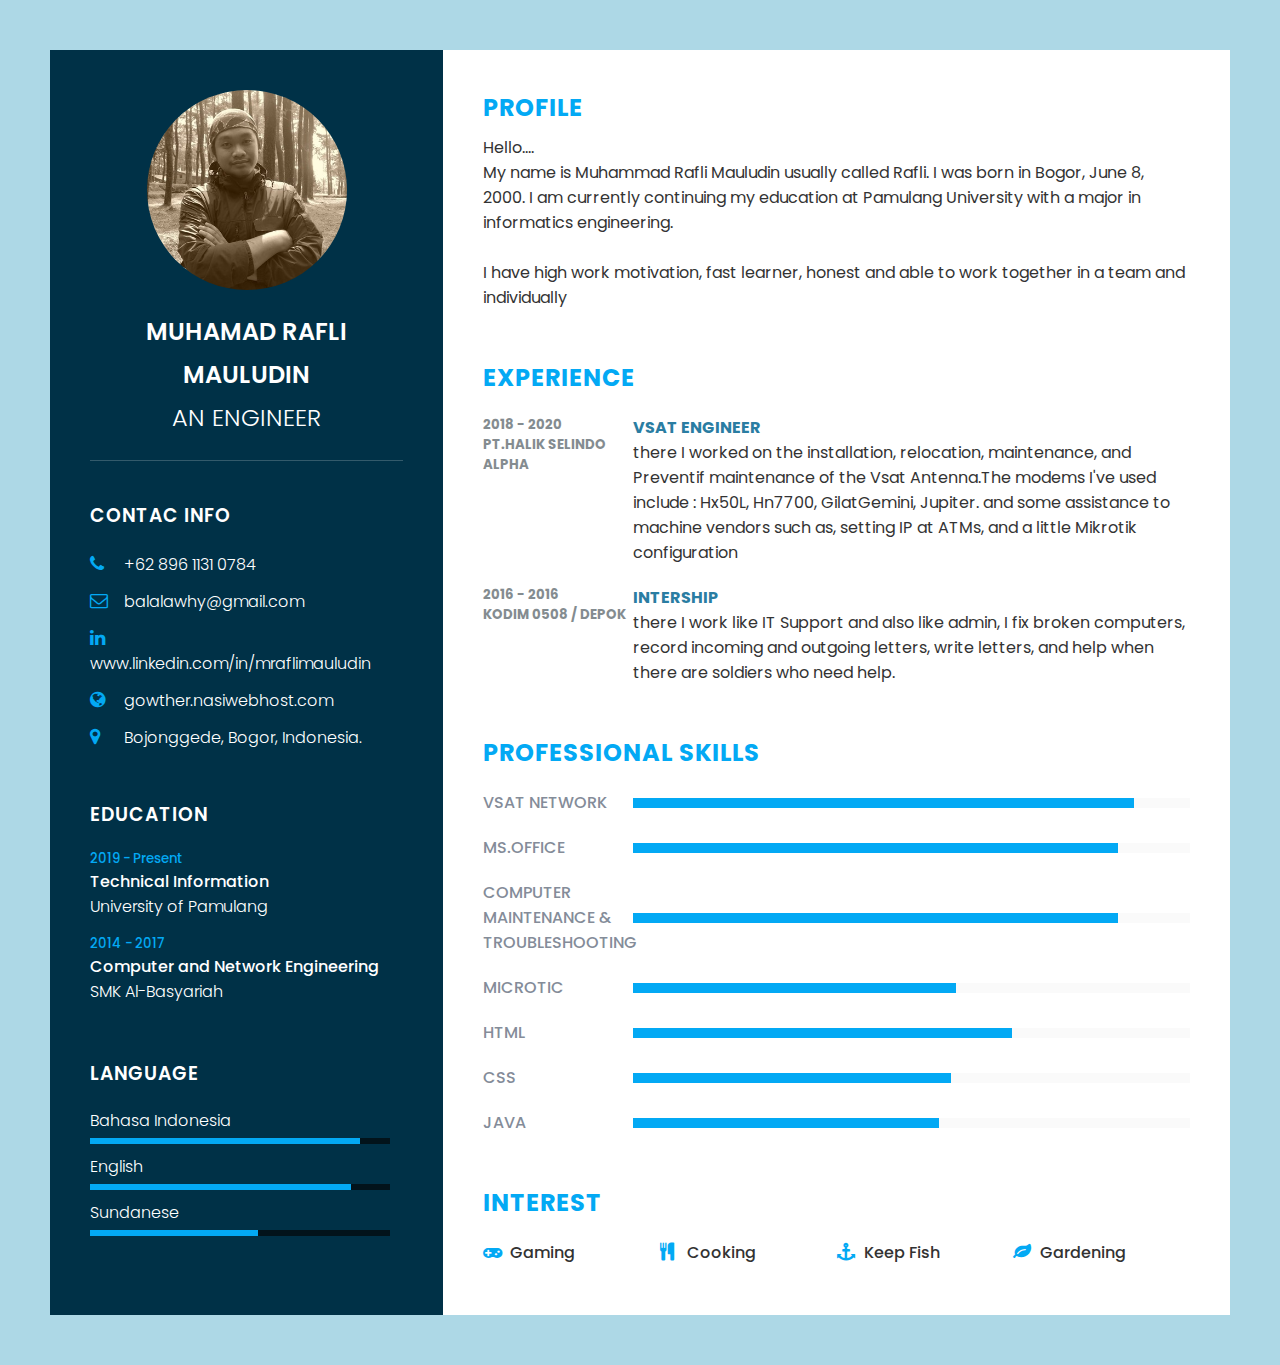
<file: CV/index.html>
<!DOCTYPE html>
<html>
    <head>
        <meta name="Viewport" content="width=device-width", initial-scaled="1.0">
        <title>HI I'am Muhamad Rafli Mauludin</title>
        <link rel="stylesheet" href="https://cdnjs.cloudflare.com/ajax/libs/font-awesome/4.7.0/css/font-awesome.css" integrity="sha512-5A8nwdMOWrSz20fDsjczgUidUBR8liPYU+WymTZP1lmY9G6Oc7HlZv156XqnsgNUzTyMefFTcsFH/tnJE/+xBg==" crossorigin="anonymous" referrerpolicy="no-referrer" />
        <link rel="stylesheet" href="style.css">
    </head>
    <body>
        <div class="container">
            <div class="left-side">
                <div class="profiletext">
                    <div class="img">
                        <img src="m_img.jpg">
                    </div>
                    <h2>Muhamad Rafli Mauludin<br><span>an engineer</span></h2>
                </div>
                <div class="contacinfo">
                    <h3 class="title">Contac Info</h3>
                    <ul>
                        <li>
                            <span class="icon"><i class="fa fa-phone" aria-hidden="true"></i></span>
                            <span class="text">+62 896 1131 0784</span>
                        </li>
                        <li>
                            <span class="icon"><i class="fa fa-envelope-o" aria-hidden="true"></i></span>
                            <span class="text"> balalawhy@gmail.com</span>
                        </li>
                        <li>
                            <span class="icon"><i class="fa fa-linkedin" aria-hidden="true"></i></span>
                            <span class="text">www.linkedin.com/in/mraflimauludin</span>
                        </li>
                        <li>
                            <span class="icon"><i class="fa fa-globe" aria-hidden="true"></i></span>
                            <span class="text">gowther.nasiwebhost.com</span>
                        </li>
                        <li>
                            <span class="icon"><i class="fa fa-map-marker" aria-hidden="true"></i></span>
                            <span class="text">Bojonggede, Bogor, Indonesia. </span>
                        </li>
                    </ul>
                </div>
                <div class="contacinfo education">
                    <h3 class="title">Education</h3>
                    <ul>
                        <li>
                            <h5>2019 - Present</h5>
                            <h4>Technical Information</h4>
                            <h4>University of Pamulang</h4>
                        </li>
                        <li>
                            <h5>2014 - 2017</h5>
                            <h4>Computer and Network Engineering</h4>
                            <h4>SMK Al-Basyariah</h4>
                        </li>
                    </ul>
                </div>         
                
                <div class="contacinfo language">
                    <h3 class="title">Language</h3>
                    <ul>
                        <li>
                           <span class="text">Bahasa Indonesia</span>
                           <span class="percent">
                               <div style="width: 90%;"></div>
                        </span>
                           
                        </li>
                    <ul>
                        <li>
                            <span class="text">English</span>
                           <span class="percent">
                            <div style="width: 87%;"></div>
                        </span>
                        </li>
                    </ul>         
                    <ul>
                        <li>
                            <span class="text">Sundanese</span>
                           <span class="percent">
                            <div style="width: 56%;"></div>
                        </span>
                        </li>
                    </ul>                    
                </div>
            </div>  

        <div class="right-side">
            <div class="about">
                <h2 class="title2">Profile</h2>  
                <p> Hello....<br> My name is Muhammad Rafli Mauludin usually called Rafli. I was born in 
                    Bogor, June 8, 2000. I am currently continuing my education at Pamulang University with a major 
                    in informatics engineering.<br><br> I have high work motivation, fast learner, 
                    honest and able to work together in a team and individually
                </p>
            </div> 
            <div class="about">
                <h2 class="title2">Experience</h2>  

                <div class="box">
                    <div class="year_company">
                        <h5>2018 - 2020</h5>
                        <h5>PT.Halik Selindo Alpha</h5>
                    </div>
                    <div class="text">
                            <h4>Vsat Engineer</h4>                    
                            <p>there I worked on the installation, relocation, maintenance, and Preventif maintenance 
                                of the Vsat Antenna.The modems I've used include : Hx50L, Hn7700, GilatGemini, Jupiter. 
                                and some assistance to machine vendors such as, setting IP at ATMs, and a little Mikrotik 
                                configuration
                            </p>
                    </div>
                </div>

                <div class="box">
                    <div class="year_company">
                        <h5>2016 - 2016</h5>
                        <h5>Kodim 0508 / Depok</h5>
                    </div>
                    <div class="text">
                            <h4>Intership</h4>                    
                            <p> there I work like IT Support and also like admin, I fix broken computers, 
                                record incoming and outgoing letters, write letters, and help when there are 
                                soldiers who need help.
                            </p>
                    </div>
                </div>
            </div>

            <div class="about skills">
                <h2 class="title2">Professional Skills</h2>
                <div class="box">
                    <h4>Vsat Network</h4>
                    <div class="percent">
                        <div style="width: 90%;"></div>
                    </div>
                </div>
                <div class="box">
                    <h4>Ms.Office</h4>
                    <div class="percent">
                        <div style="width: 87%;"></div>
                    </div>
                </div>
                <div class="box">
                    <h4>Computer Maintenance & Troubleshooting</h4>
                    <div class="percent">
                        <div style="width: 87%;"></div>
                    </div>
                </div>
                <div class="box">
                    <h4>Microtic</h4>
                    <div class="percent">
                        <div style="width: 58%;"></div>
                    </div>
                </div>
                <div class="box">
                    <h4>HTML</h4>
                    <div class="percent">
                        <div style="width: 68%;"></div>
                    </div>
                </div>
                <div class="box">
                    <h4>CSS</h4>
                    <div class="percent">
                        <div style="width: 57%;"></div>
                    </div>
                </div>
                <div class="box">
                    <h4>Java</h4>
                    <div class="percent">
                        <div style="width: 55%;"></div>
                    </div>
                </div>
                
            </div>

            <div class="about interest">
                <h2 class="title2">Interest</h2>
                <ul>
                    <li><i class="fa fa-gamepad" aria-hidden="true"></i>Gaming</li>
                    <li><i class="fa fa-cutlery" aria-hidden="true"></i>Cooking</li>
                    <li><i class="fa fa-anchor" aria-hidden="true"></i>Keep Fish</li>
                    <li><i class="fa fa-leaf" aria-hidden="true"></i>Gardening</li>
                </ul>
            </div>

        </div>
    </div>
    
    </body>
</html>
</file>
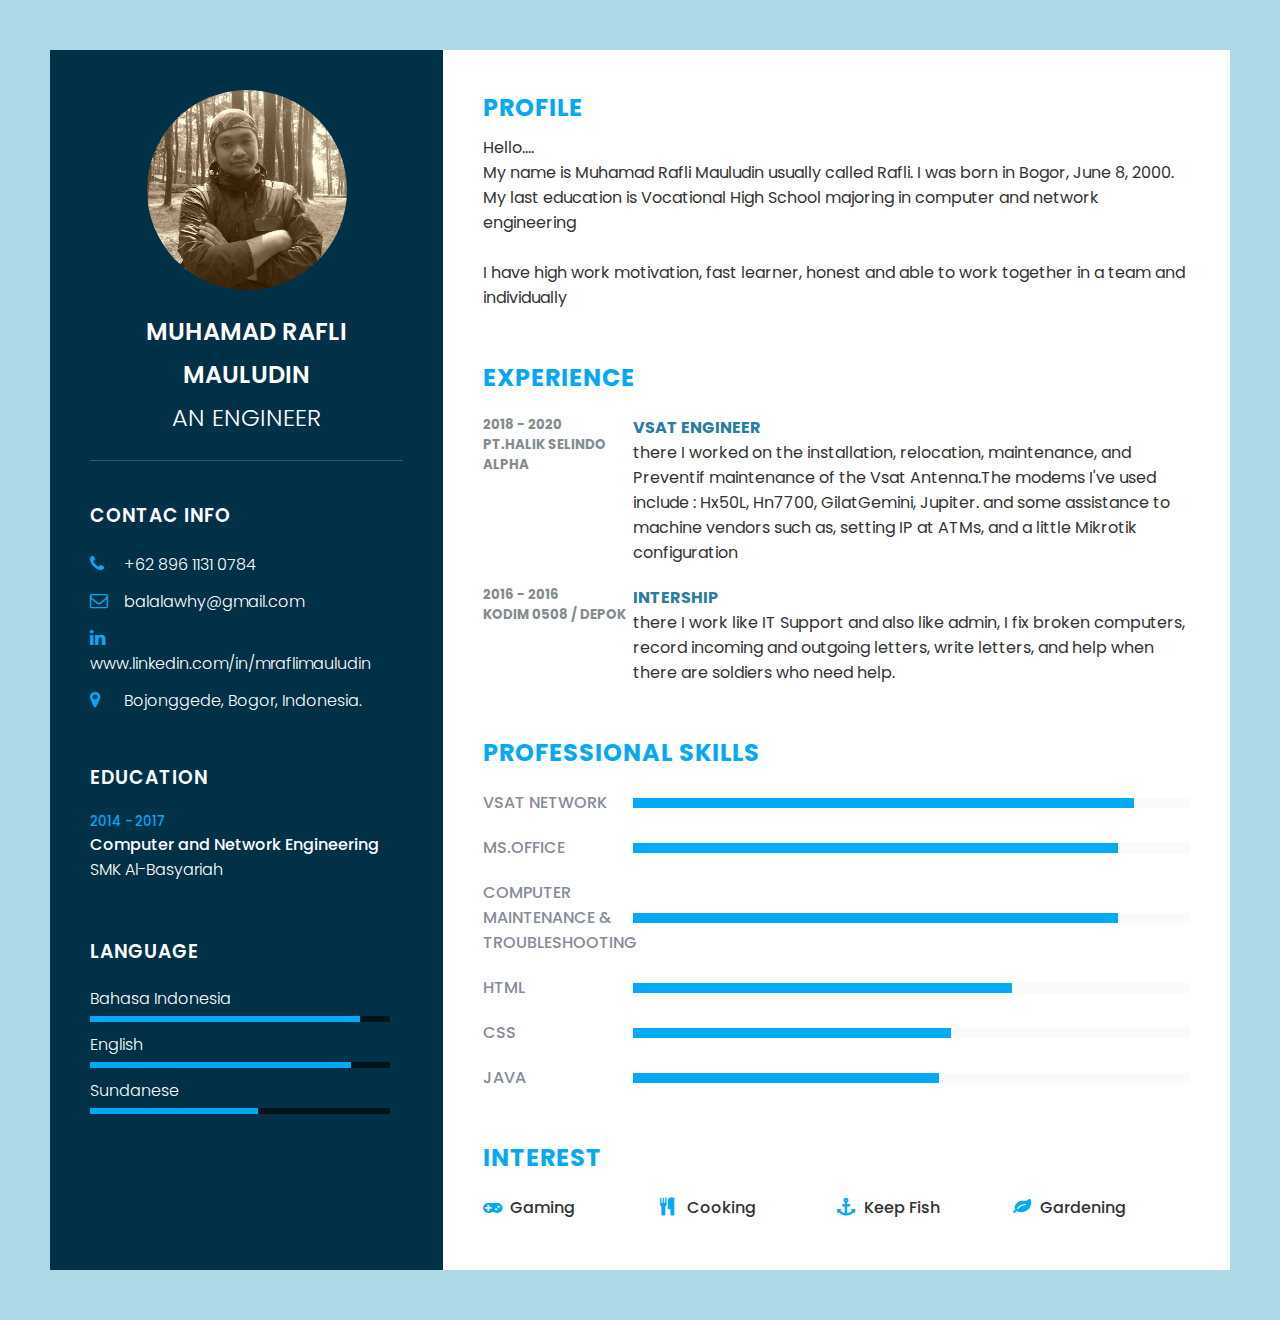
<file: CV/cv1/index.html>
<!DOCTYPE html>
<html>
    <head>
        <meta name="Viewport" content="width=device-width", initial-scaled="1.0">
        <title>HI I'am Muhamad Rafli Mauludin</title>
        <link rel="stylesheet" href="https://cdnjs.cloudflare.com/ajax/libs/font-awesome/4.7.0/css/font-awesome.css" integrity="sha512-5A8nwdMOWrSz20fDsjczgUidUBR8liPYU+WymTZP1lmY9G6Oc7HlZv156XqnsgNUzTyMefFTcsFH/tnJE/+xBg==" crossorigin="anonymous" referrerpolicy="no-referrer" />
        <link rel="stylesheet" href="style.css">
    </head>
    <body>
        <div class="container">
            <div class="left-side">
                <div class="profiletext">
                    <div class="img">
                        <img src="m_img.jpg">
                    </div>
                    <h2>Muhamad Rafli Mauludin<br><span>an engineer</span></h2>
                </div>
                <div class="contacinfo">
                    <h3 class="title">Contac Info</h3>
                    <ul>
                        <li>
                            <span class="icon"><i class="fa fa-phone" aria-hidden="true"></i></span>
                            <span class="text">+62 896 1131 0784</span>
                        </li>
                        <li>
                            <span class="icon"><i class="fa fa-envelope-o" aria-hidden="true"></i></span>
                            <span class="text"> balalawhy@gmail.com</span>
                        </li>
                        <li>
                            <span class="icon"><i class="fa fa-linkedin" aria-hidden="true"></i></span>
                            <span class="text">www.linkedin.com/in/mraflimauludin</span>
                        </li>
                        <li>
                            <span class="icon"><i class="fa fa-map-marker" aria-hidden="true"></i></span>
                            <span class="text">Bojonggede, Bogor, Indonesia. </span>
                        </li>
                    </ul>
                </div>
                <div class="contacinfo education">
                    <h3 class="title">Education</h3>
                    <ul>                        
                        <li>
                            <h5>2014 - 2017</h5>
                            <h4>Computer and Network Engineering</h4>
                            <h4>SMK Al-Basyariah</h4>
                        </li>
                    </ul>
                </div>         
                
                <div class="contacinfo language">
                    <h3 class="title">Language</h3>
                    <ul>
                        <li>
                           <span class="text">Bahasa Indonesia</span>
                           <span class="percent">
                               <div style="width: 90%;"></div>
                        </span>
                           
                        </li>
                    <ul>
                        <li>
                            <span class="text">English</span>
                           <span class="percent">
                            <div style="width: 87%;"></div>
                        </span>
                        </li>
                    </ul>         
                    <ul>
                        <li>
                            <span class="text">Sundanese</span>
                           <span class="percent">
                            <div style="width: 56%;"></div>
                        </span>
                        </li>
                    </ul>                    
                </div>
            </div>  

        <div class="right-side">
            <div class="about">
                <h2 class="title2">Profile</h2>  
                <p> Hello....<br> My name is Muhamad Rafli Mauludin usually called Rafli. I was born in 
                    Bogor, June 8, 2000. My last education is Vocational High School majoring in computer and network engineering<br><br> I have high work motivation, fast learner, 
                    honest and able to work together in a team and individually
                </p>
            </div> 
            <div class="about">
                <h2 class="title2">Experience</h2>  

                <div class="box">
                    <div class="year_company">
                        <h5>2018 - 2020</h5>
                        <h5>PT.Halik Selindo Alpha</h5>
                    </div>
                    <div class="text">
                            <h4>Vsat Engineer</h4>                    
                            <p>there I worked on the installation, relocation, maintenance, and Preventif maintenance 
                                of the Vsat Antenna.The modems I've used include : Hx50L, Hn7700, GilatGemini, Jupiter. 
                                and some assistance to machine vendors such as, setting IP at ATMs, and a little Mikrotik 
                                configuration
                            </p>
                    </div>
                </div>

                <div class="box">
                    <div class="year_company">
                        <h5>2016 - 2016</h5>
                        <h5>Kodim 0508 / Depok</h5>
                    </div>
                    <div class="text">
                            <h4>Intership</h4>                    
                            <p> there I work like IT Support and also like admin, I fix broken computers, 
                                record incoming and outgoing letters, write letters, and help when there are 
                                soldiers who need help.
                            </p>
                    </div>
                </div>
            </div>

            <div class="about skills">
                <h2 class="title2">Professional Skills</h2>
                <div class="box">
                    <h4>Vsat Network</h4>
                    <div class="percent">
                        <div style="width: 90%;"></div>
                    </div>
                </div>
                <div class="box">
                    <h4>Ms.Office</h4>
                    <div class="percent">
                        <div style="width: 87%;"></div>
                    </div>
                </div>
                <div class="box">
                    <h4>Computer Maintenance & Troubleshooting</h4>
                    <div class="percent">
                        <div style="width: 87%;"></div>
                    </div>
                </div>
                <div class="box">
                    <h4>HTML</h4>
                    <div class="percent">
                        <div style="width: 68%;"></div>
                    </div>
                </div>
                <div class="box">
                    <h4>CSS</h4>
                    <div class="percent">
                        <div style="width: 57%;"></div>
                    </div>
                </div>
                <div class="box">
                    <h4>Java</h4>
                    <div class="percent">
                        <div style="width: 55%;"></div>
                    </div>
                </div>
                
            </div>

            <div class="about interest">
                <h2 class="title2">Interest</h2>
                <ul>
                    <li><i class="fa fa-gamepad" aria-hidden="true"></i>Gaming</li>
                    <li><i class="fa fa-cutlery" aria-hidden="true"></i>Cooking</li>
                    <li><i class="fa fa-anchor" aria-hidden="true"></i>Keep Fish</li>
                    <li><i class="fa fa-leaf" aria-hidden="true"></i>Gardening</li>
                </ul>
            </div>

        </div>
    </div>
    
    </body>
</html>
</file>
<file: CV/style.css>
@import url('https://fonts.googleapis.com/css2?family=Poppins:wght@100;200;300;400;500;600;700;800;900&display=swap');
*
{
    margin: 0;
    padding: 0;
    box-sizing: border-box;
    font-family: 'Poppins', sans-serif;
}
body
{
background-color: lightblue;
display: flex;
justify-content: center;
align-items: center;
min-height: 100vh;
}
.container
{
    position: relative;
    width: 100%;
    max-width: 1500px;
    min-height: 1000px;
    margin: 50px;
    background-color: #fff;
    display: grid;
    grid-template-columns: 1fr 2fr;
    box-shadow: 0 35px 55px rgba(0,0,0,0,1);
}
.container .left-side
{
    position: relative;
    background: #003147;
    padding: 40px;
}

.profiletext
{
 position: relative;
 display: flex;
 flex-direction: column;
 align-items: center;
 padding-bottom: 20px;
 border-bottom: 1px solid rgba(255,255,255,0.2);
}
.profiletext .img
{
    position: relative;
    width: 200px;
    height: 200px;
    border-radius: 50%;
    overflow: hidden;
}
.profiletext .img img
{
    position: absolute;
    top: 0;
    left: 0;
    width: 100%;
    height: 100%;
    object-fit: cover;
}

.profiletext h2
{
    color: #fff;
    font-size: 1.5em;
    margin-top: 20px;
    text-transform: uppercase;
    text-align: center;
    font-weight : 600;
    line-height: 1.8em;
}
.profiletext h2 span
{
    font-size: 1em;
    font-weight: 350;
}
.contacinfo
{
    padding-top: 40px;
    
}
.contacinfo.education li
{   
    margin-bottom: 15px;
}
.contacinfo.education h5
{
    color: #03a9f4;
    font-weight: 500;
}
.contacinfo.education h4:nth-child(2)
{
    color: #fff;
    font-weight: 500;
}
.contacinfo.education h4
{
    color: #fff;
    font-weight: 300;
}

.title
{
    color: #fff;
    text-transform: uppercase;
    font-weight: 600;
    letter-spacing: 1px;
    margin-bottom: 20px;
}
.contacinfo ul
{
    position: relative;
}
.contacinfo ul li
{
    position: relative;
    list-style: none;
    margin: 10px 0;
    cursor: pointer;
}
.contacinfo ul li .icon
{
    display: inline-block;
    width: 30px;
    font-size: 18px;
    color: #03a9f4;
}
.contacinfo ul li span
{
    color: #fff;
    font-weight: 300;

}
.contacinfo.language .percent
{
    position: relative;
    width: 300px;
    height: 6px;
    background: #02131b;
    display: block;
    margin-top: 5px;
}
.contacinfo.language .percent div
{
    position: absolute;
    top: 0;
    left: 0;
    height: 6px;
    background: #03a9f4;
}
.container .right-side
{
    position: relative;
    background: #fff;
    padding: 40px;
}
.about
{
    margin-bottom: 50px;
}
.about:last-child
{
    margin-bottom: 0;
}
.title2
{
    color: #03a9f4;
    text-transform: uppercase;
    letter-spacing: 1px;
    margin-bottom: 10px;
}
p
{
    color: #333;
}
.about .box
{
    display: flex;
    flex-direction: row;
    margin: 20px 0;
}
.about .box .year_company
{
    min-width: 150px;

}
.about .box .year_company h5
{
    text-transform: uppercase;
    color: #848c90;
}
.about .box h4
{
    text-transform: uppercase;
    color: #2a7da2;
    font-size: 16px;
}
.skills .box
{
    position: relative;
    width: 100%;
    display: grid;
    grid-template-columns: 150px 1fr;
    justify-content: center;
    align-items: center;
}
.skills .box h4
{
    text-transform: uppercase;
    color: #848c99;
    font-weight: 500;
}
.skills .box .percent
{
    position: relative;
    width: 100%;
    height: 10px;
    background: #fafafa;
}

.skills .box .percent div
{
    position: absolute;
    top: 0;
    left: 0;
    height: 100%;
    background: #03a9f4;
}

.interest ul
{
    display: grid;
    grid-template-columns:repeat(4, 1fr);
}

.interest ul li
{
    list-style: none;
    color: #333;
    font-weight: 500;
    margin: 10px 0;
}

.interest ul li .fa 
{
    color: #03a9f4;
    font-size: 18px;
    width: 27px;
}

@media (max-width: 1000px)
{
    .container
    {
        margin: 10px;
        grid-template-columns: repeat(1,1fr);
    }
    .interest ul
    {
        grid-template-columns: repeat(2,1fr);
    }
}

@media (max-width: 600px)
{
    .about .box
    {
        flex-direction: column;
    }
    .about .box .year_company
    {
        margin-bottom: 5px;
    }
    .interest ul 
    {
        grid-template-columns: repeat(1,1fr);
    }
    .skills .box
    {
        grid-template-columns: repeat(1,1fr);
    }

}
</file>
<file: CV/cv1/style.css>
@import url('https://fonts.googleapis.com/css2?family=Poppins:wght@100;200;300;400;500;600;700;800;900&display=swap');
*
{
    margin: 0;
    padding: 0;
    box-sizing: border-box;
    font-family: 'Poppins', sans-serif;
}
body
{
background-color: lightblue;
display: flex;
justify-content: center;
align-items: center;
min-height: 100vh;
}
.container
{
    position: relative;
    width: 100%;
    max-width: 1500px;
    min-height: 1000px;
    margin: 50px;
    background-color: #fff;
    display: grid;
    grid-template-columns: 1fr 2fr;
    box-shadow: 0 35px 55px rgba(0,0,0,0,1);
}
.container .left-side
{
    position: relative;
    background: #003147;
    padding: 40px;
}

.profiletext
{
 position: relative;
 display: flex;
 flex-direction: column;
 align-items: center;
 padding-bottom: 20px;
 border-bottom: 1px solid rgba(255,255,255,0.2);
}
.profiletext .img
{
    position: relative;
    width: 200px;
    height: 200px;
    border-radius: 50%;
    overflow: hidden;
}
.profiletext .img img
{
    position: absolute;
    top: 0;
    left: 0;
    width: 100%;
    height: 100%;
    object-fit: cover;
}

.profiletext h2
{
    color: #fff;
    font-size: 1.5em;
    margin-top: 20px;
    text-transform: uppercase;
    text-align: center;
    font-weight : 600;
    line-height: 1.8em;
}
.profiletext h2 span
{
    font-size: 1em;
    font-weight: 350;
}
.contacinfo
{
    padding-top: 40px;
    
}
.contacinfo.education li
{   
    margin-bottom: 15px;
}
.contacinfo.education h5
{
    color: #03a9f4;
    font-weight: 500;
}
.contacinfo.education h4:nth-child(2)
{
    color: #fff;
    font-weight: 500;
}
.contacinfo.education h4
{
    color: #fff;
    font-weight: 300;
}

.title
{
    color: #fff;
    text-transform: uppercase;
    font-weight: 600;
    letter-spacing: 1px;
    margin-bottom: 20px;
}
.contacinfo ul
{
    position: relative;
}
.contacinfo ul li
{
    position: relative;
    list-style: none;
    margin: 10px 0;
    cursor: pointer;
}
.contacinfo ul li .icon
{
    display: inline-block;
    width: 30px;
    font-size: 18px;
    color: #03a9f4;
}
.contacinfo ul li span
{
    color: #fff;
    font-weight: 300;

}
.contacinfo.language .percent
{
    position: relative;
    width: 300px;
    height: 6px;
    background: #02131b;
    display: block;
    margin-top: 5px;
}
.contacinfo.language .percent div
{
    position: absolute;
    top: 0;
    left: 0;
    height: 6px;
    background: #03a9f4;
}
.container .right-side
{
    position: relative;
    background: #fff;
    padding: 40px;
}
.about
{
    margin-bottom: 50px;
}
.about:last-child
{
    margin-bottom: 0;
}
.title2
{
    color: #03a9f4;
    text-transform: uppercase;
    letter-spacing: 1px;
    margin-bottom: 10px;
}
p
{
    color: #333;
}
.about .box
{
    display: flex;
    flex-direction: row;
    margin: 20px 0;
}
.about .box .year_company
{
    min-width: 150px;

}
.about .box .year_company h5
{
    text-transform: uppercase;
    color: #848c90;
}
.about .box h4
{
    text-transform: uppercase;
    color: #2a7da2;
    font-size: 16px;
}
.skills .box
{
    position: relative;
    width: 100%;
    display: grid;
    grid-template-columns: 150px 1fr;
    justify-content: center;
    align-items: center;
}
.skills .box h4
{
    text-transform: uppercase;
    color: #848c99;
    font-weight: 500;
}
.skills .box .percent
{
    position: relative;
    width: 100%;
    height: 10px;
    background: #fafafa;
}

.skills .box .percent div
{
    position: absolute;
    top: 0;
    left: 0;
    height: 100%;
    background: #03a9f4;
}

.interest ul
{
    display: grid;
    grid-template-columns:repeat(4, 1fr);
}

.interest ul li
{
    list-style: none;
    color: #333;
    font-weight: 500;
    margin: 10px 0;
}

.interest ul li .fa 
{
    color: #03a9f4;
    font-size: 18px;
    width: 27px;
}

@media (max-width: 1000px)
{
    .container
    {
        margin: 10px;
        grid-template-columns: repeat(1,1fr);
    }
    .interest ul
    {
        grid-template-columns: repeat(2,1fr);
    }
}

@media (max-width: 600px)
{
    .about .box
    {
        flex-direction: column;
    }
    .about .box .year_company
    {
        margin-bottom: 5px;
    }
    .interest ul 
    {
        grid-template-columns: repeat(1,1fr);
    }
    .skills .box
    {
        grid-template-columns: repeat(1,1fr);
    }

}
</file>
